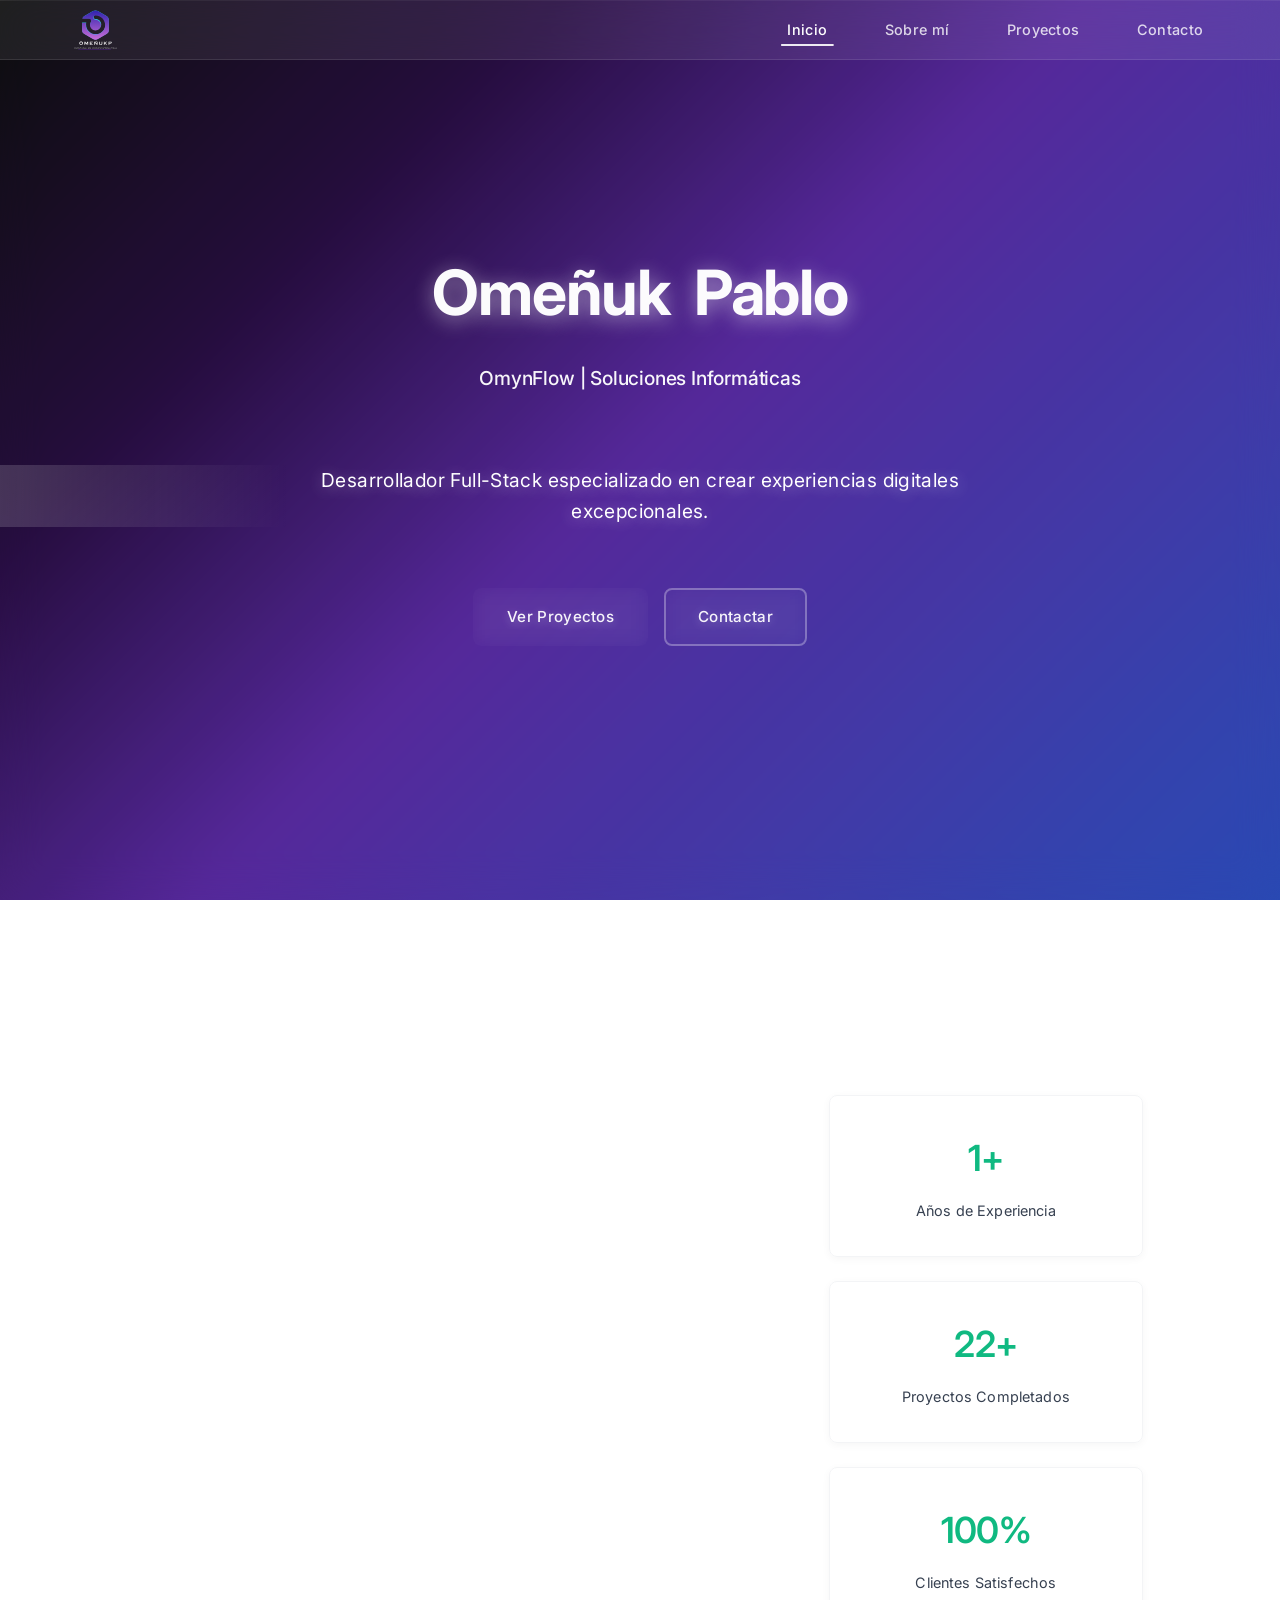
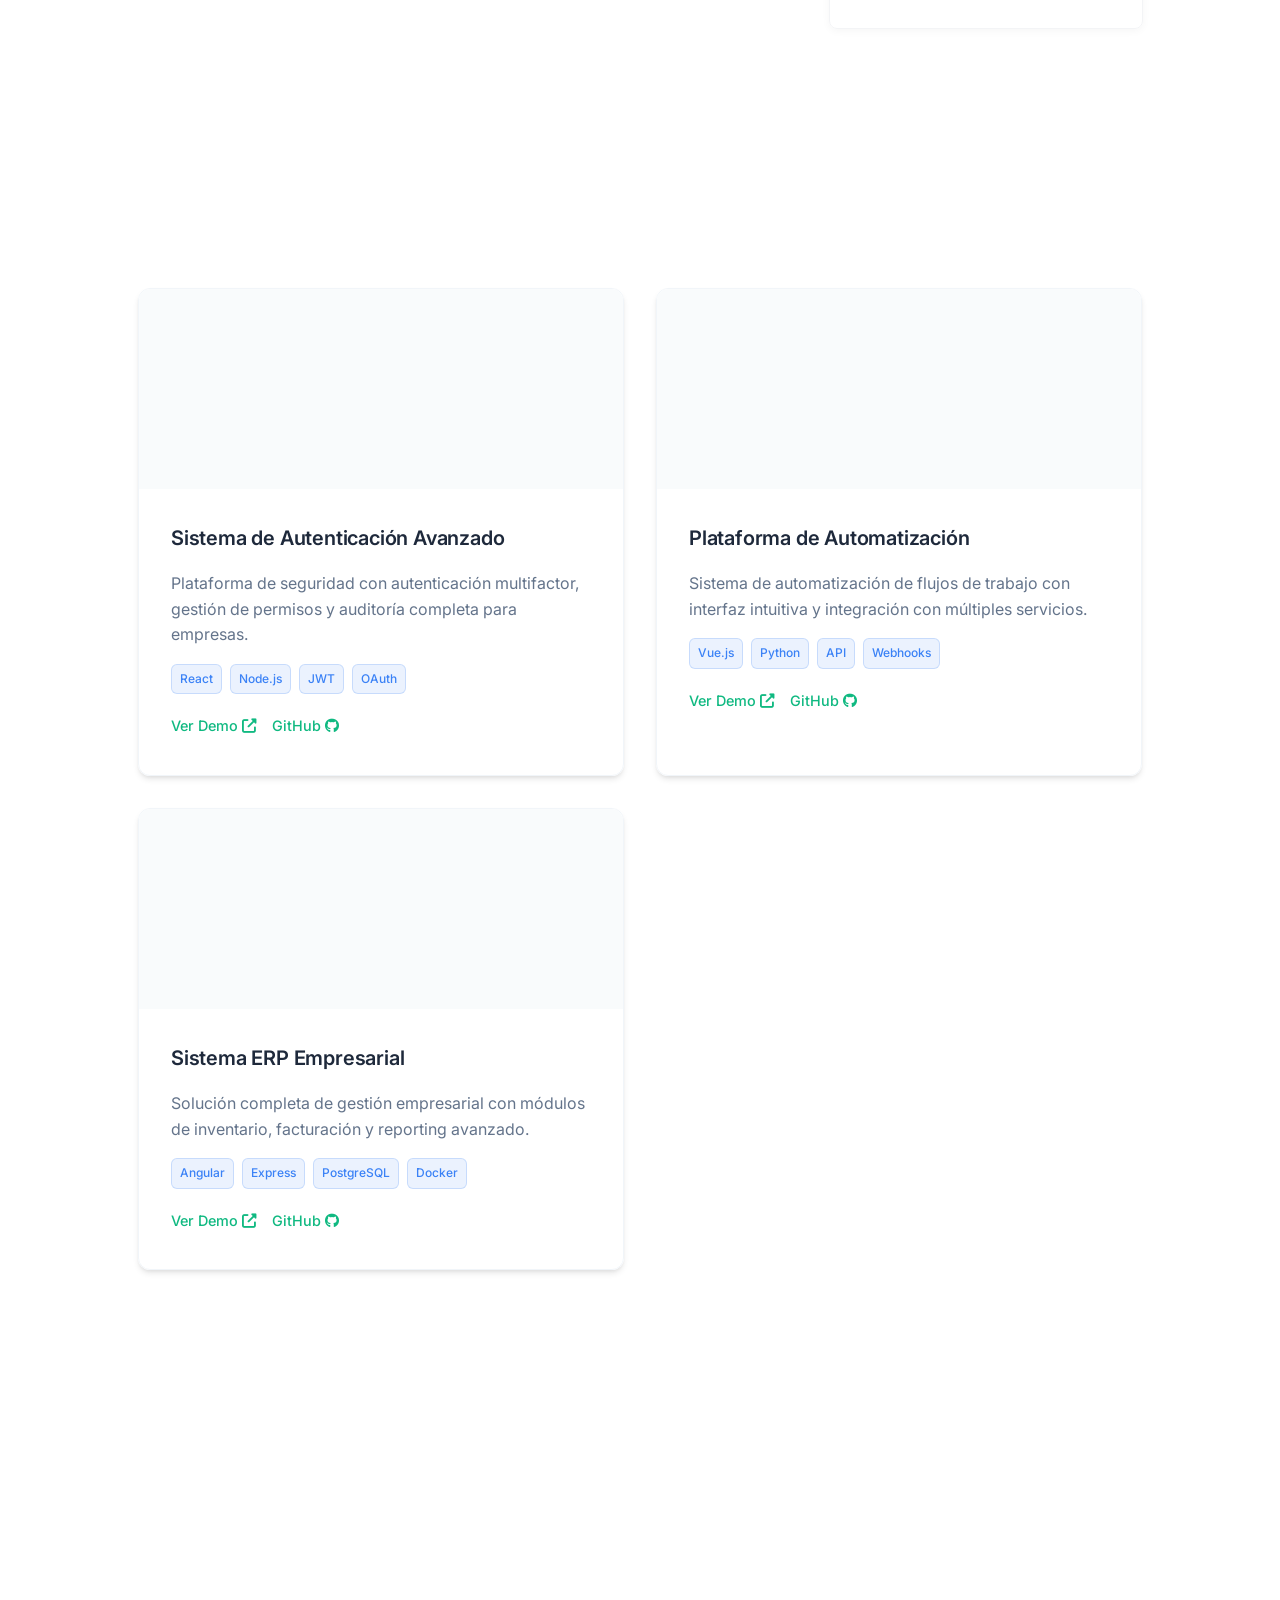
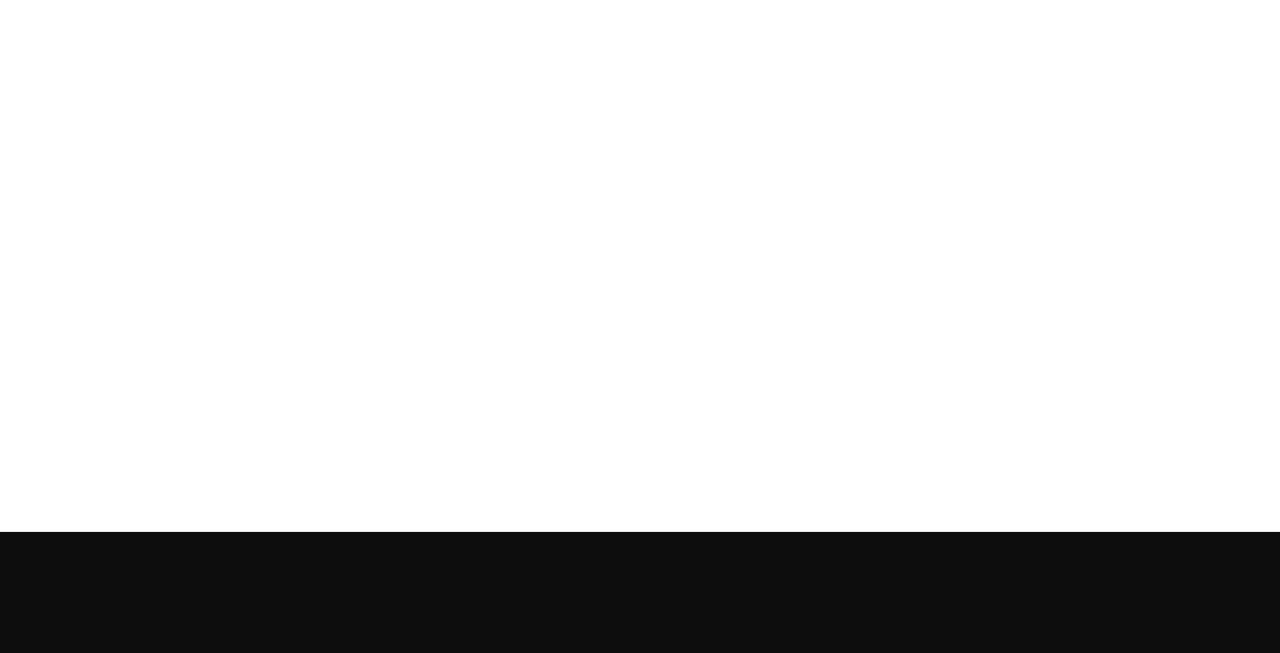
<file: index.html>
<!DOCTYPE html>
<html lang="es">
<head>
    <meta charset="UTF-8">
    <meta name="viewport" content="width=device-width, initial-scale=1.0">
    <title>OmenukP - Portfolio</title>
    <link rel="icon" href="static/img/favicon.png" type="image/x-icon">
    <link rel="shortcut icon" href="static/img/favicon.png" type="image/x-icon">
    
    <!-- Nuevas líneas para favicons y web manifest -->
    <link rel="icon" href="/favicon.ico" sizes="32x32">
    <link rel="icon" href="/genfavicon-32.png" sizes="32x32">
    <link rel="icon" href="/genfavicon-16.png" sizes="16x16">
    <link rel="apple-touch-icon" href="/apple-touch-icon-57x57.png" sizes="57x57">
    <link rel="apple-touch-icon" href="/apple-touch-icon-114x114.png" sizes="114x114">
    <link rel="apple-touch-icon" href="/apple-touch-icon-120x120.png" sizes="120x120">
    <link rel="apple-touch-icon" href="/apple-touch-icon-180x180.png" sizes="180x180">
    <link rel="manifest" href="/site.webmanifest">

    <link rel="stylesheet" href="static/css/style.css">
    <link rel="stylesheet" href="https://cdnjs.cloudflare.com/ajax/libs/font-awesome/6.4.0/css/all.min.css">
    <link href="https://fonts.googleapis.com/css2?family=Inter:wght@300;400;500;600;700&family=Playfair+Display:wght@400;500;700&display=swap" rel="stylesheet">
</head>
<body>
    <!-- Fondo dinámico violeta-azul fijo -->
    <div class="dynamic-background" id="dynamicBg"></div>

    <header>
        <nav class="navbar">
            <div class="logo">
                <a href="#">
                    <img src="static/img/logo.svg" alt="OmeñukP Logo" class="nav-logo">
                </a>
            </div>
            <ul class="nav-links">
                <li><a href="#home" class="active">Inicio</a></li>
                <li><a href="#about">Sobre mí</a></li>
                <li><a href="#projects">Proyectos</a></li>
                <li><a href="#contact">Contacto</a></li>
            </ul>
            <div class="burger">
                <div></div>
                <div></div>
                <div></div>
            </div>
        </nav>
    </header>

    <main>
        <!-- Sección Hero con glass effect pantalla completa -->
        <section id="home" class="hero">
            <div class="hero-content">
                <!-- Nombre fijo sin movimiento ni cambio de tipografía -->
                <div class="tech-name-container">
                    <div class="name-3d-wrapper">
                        <div id="nameContainer" class="name-container">
                            <!-- Solo versión fija -->
                            <div class="name-fixed-version">
                                <div class="name-wrapper">
                                    <div class="names-group">
                                        <div class="first-name-fixed">Omeñuk</div>
                                        <div class="last-name-fixed">Pablo</div>
                                    </div>
                                    <div class="slogan-wrapper">
                                        <div class="slogan">OmynFlow | Soluciones Informáticas</div>
                                    </div>
                                </div>
                            </div>
                        </div>
                    </div>
                </div>
                
                <!-- Efecto typewriter -->
                <div class="modern-text-container">
                    <div class="modern-text" id="modernText"></div>
                </div>
                
                <!-- Botones de acción -->
                <div class="cta-buttons">
                    <a href="#projects" class="btn primary-btn">Ver Proyectos</a>
                    <a href="#contact" class="btn secondary-btn">Contactar</a>
                </div>
            </div>
        </section>

        <!-- Sección Sobre Mí -->
        <section id="about" class="section">
            <div class="container">
                <h2 class="section-title">Sobre Mí</h2>
                <div class="about-content">
                    <div class="about-text">
                        <div class="about-paragraphs">
                            <p>Soy un desarrollador orientado a resultados, apasionado por transformar ideas en soluciones digitales que potencian negocios. Desarrollo software a medida, sitios web y sistemas personalizados que integran tecnología, diseño y estrategia.</p>
                            <p>Mi objetivo es crear proyectos funcionales, seguros y escalables, donde la tecnología sea una verdadera aliada para crecer y destacar.</p>
                        </div>
                        
                        <div class="skills">
                            <h3>Especialidades</h3>
                            <div class="skill-tags">
                                <span class="skill-tag animate-element">Python</span>
                                <span class="skill-tag animate-element">Desarrollo Web</span>
                                <span class="skill-tag animate-element">Facturación Electrónica</span>
                                <span class="skill-tag animate-element">Control de Inventario</span>
                                <span class="skill-tag animate-element">Automatización</span>
                                <span class="skill-tag animate-element">Bases de Datos</span>
                                <span class="skill-tag animate-element">APIs y Conectividad</span>
                                <span class="skill-tag animate-element">Ciberseguridad</span>
                            </div>
                        </div>

                    </div>
                    
                    <!-- Las estadísticas deben estar FUERA de about-text -->
                    <div class="about-stats">
                        <div class="stat animate-element">
                            <span class="stat-number">1+</span>
                            <span class="stat-title">Años de Experiencia</span>
                        </div>
                        <div class="stat animate-element">
                            <span class="stat-number">22+</span>
                            <span class="stat-title">Proyectos Completados</span>
                        </div>
                        <div class="stat animate-element">
                            <span class="stat-number">100%</span>
                            <span class="stat-title">Clientes Satisfechos</span>
                        </div>
                    </div>
                </div>
            </div>
        </section>

        <!-- Sección de Proyectos -->
        <section id="projects" class="section">
            <div class="container">
                <h2 class="section-title">Mis Proyectos</h2>
                <div class="projects-grid">
                    <div class="project-card animate-element">
                        <div class="project-image">
                            <span>Sistema de Seguridad</span>
                        </div>
                        <div class="project-info">
                            <h3 class="project-title">Sistema de Autenticación Avanzado</h3>
                            <p class="project-description">Plataforma de seguridad con autenticación multifactor, gestión de permisos y auditoría completa para empresas.</p>
                            <div class="project-tags">
                                <span class="project-tag">React</span>
                                <span class="project-tag">Node.js</span>
                                <span class="project-tag">JWT</span>
                                <span class="project-tag">OAuth</span>
                            </div>
                            <div class="project-links">
                                <a href="#" target="_blank" class="project-link">Ver Demo <i class="fas fa-external-link-alt"></i></a>
                                <a href="#" target="_blank" class="project-link">GitHub <i class="fab fa-github"></i></a>
                            </div>
                        </div>
                    </div>
                    
                    <div class="project-card animate-element">
                        <div class="project-image">
                            <span>Automatización</span>
                        </div>
                        <div class="project-info">
                            <h3 class="project-title">Plataforma de Automatización</h3>
                            <p class="project-description">Sistema de automatización de flujos de trabajo con interfaz intuitiva y integración con múltiples servicios.</p>
                            <div class="project-tags">
                                <span class="project-tag">Vue.js</span>
                                <span class="project-tag">Python</span>
                                <span class="project-tag">API</span>
                                <span class="project-tag">Webhooks</span>
                            </div>
                            <div class="project-links">
                                <a href="#" target="_blank" class="project-link">Ver Demo <i class="fas fa-external-link-alt"></i></a>
                                <a href="#" target="_blank" class="project-link">GitHub <i class="fab fa-github"></i></a>
                            </div>
                        </div>
                    </div>
                    
                    <div class="project-card animate-element">
                        <div class="project-image">
                            <span>ERP System</span>
                        </div>
                        <div class="project-info">
                            <h3 class="project-title">Sistema ERP Empresarial</h3>
                            <p class="project-description">Solución completa de gestión empresarial con módulos de inventario, facturación y reporting avanzado.</p>
                            <div class="project-tags">
                                <span class="project-tag">Angular</span>
                                <span class="project-tag">Express</span>
                                <span class="project-tag">PostgreSQL</span>
                                <span class="project-tag">Docker</span>
                            </div>
                            <div class="project-links">
                                <a href="#" target="_blank" class="project-link">Ver Demo <i class="fas fa-external-link-alt"></i></a>
                                <a href="#" target="_blank" class="project-link">GitHub <i class="fab fa-github"></i></a>
                            </div>
                        </div>
                    </div>
                </div>
            </div>
        </section>

        <!-- Sección de Contacto -->
        <section id="contact" class="section">
            <div class="container">
                <h2 class="section-title">Contacto</h2>
                <div class="contact-content">
                    <div class="contact-info">
                        <div class="contact-item animate-element">
                            <i class="fas fa-envelope"></i>
                            <a href="mailto:info@omenukp.com">info@omenukp.com</a>
                        </div>
                        <div class="contact-item animate-element">
                            <i class="fas fa-phone"></i>
                            <p>+549 1162212509</p>
                        </div>
                    </div>
                    <form class="contact-form">
                        <div class="form-group">
                            <label for="name">Nombre</label>
                            <input type="text" id="name" name="name" required>
                        </div>
                        <div class="form-group">
                            <label for="email">Email</label>
                            <input type="email" id="email" name="email" required>
                        </div>
                        <div class="form-group">
                            <label for="message">Mensaje</label>
                            <textarea id="message" name="message" rows="5" required></textarea>
                        </div>
                        <button type="submit" class="btn primary-btn">Enviar Mensaje</button>
                    </form>
                </div>
            </div>
        </section>
    </main>

    <footer>
        <div class="footer-content">
            <p>&copy; 2025 Omeñuk Pablo. Todos los derechos reservados.</p>
            <p>Diseñado con <span class="heart">♥</span> y atención al detalle</p>
        </div>
    </footer>

    <!-- JavaScript principal -->
    <script src="static/js/script.js"></script>
</body>
</html>
</file>
<file: static/css/style.css>
/* === FUENTES === */
@import url('https://fonts.googleapis.com/css2?family=Inter:wght@300;400;500;600;700&family=Playfair+Display:wght@400;500;700&display=swap');

/* === VARIABLES === */
:root {
  --primary-color: #0F172A;
  --secondary-color: #64748B;
  --accent-color: #10B981;
  --accent-hover: #059669;
  --text-primary: #1E293B;
  --text-secondary: #64748B;
  --text-muted: #94A3B8;
  --background: #FFFFFF;
  --surface: #F8FAFC;
  --surface-elevated: #FFFFFF;
  --border: #E2E8F0;
  --border-light: #F1F5F9;
  --gradient-bg: linear-gradient(135deg, #000000 0%, #1a0033 25%, #4c1d95 50%, #3730a3 75%, #1e40af 100%);
  --shadow-sm: 0 1px 2px 0 rgba(0, 0, 0, 0.05);
  --shadow-md: 0 4px 6px -1px rgba(0, 0, 0, 0.1), 0 2px 4px -1px rgba(0, 0, 0, 0.06);
  --shadow-lg: 0 10px 15px -3px rgba(0, 0, 0, 0.1), 0 4px 6px -2px rgba(0, 0, 0, 0.05);
  --shadow-xl: 0 20px 25px -5px rgba(0, 0, 0, 0.1), 0 10px 10px -5px rgba(0, 0, 0, 0.04);
  --transition-fast: all 0.15s ease;
  --transition-normal: all 0.3s cubic-bezier(0.4, 0, 0.2, 1);
  --transition-slow: all 0.5s cubic-bezier(0.4, 0, 0.2, 1);
  --space-xs: 0.25rem;
  --space-sm: 0.5rem;
  --space-md: 1rem;
  --space-lg: 1.5rem;
  --space-xl: 2rem;
  --space-2xl: 3rem;
  --space-3xl: 4rem;
  --radius-sm: 0.375rem;
  --radius-md: 0.5rem;
  --radius-lg: 0.75rem;
  --radius-xl: 1rem;
}

/* === BASE === */
* { margin: 0; padding: 0; box-sizing: border-box; }
html { scroll-behavior: smooth; font-size: 16px; }
body {
  font-family: 'Inter', -apple-system, BlinkMacSystemFont, 'Segoe UI', sans-serif;
  color: var(--text-primary);
  background: var(--background);
  line-height: 1.7;
  overflow-x: hidden;
  -webkit-font-smoothing: antialiased;
  -moz-osx-font-smoothing: grayscale;
}

::selection {
  background-color: rgba(16, 185, 129, 0.2);
  color: var(--primary-color);
}
::-moz-selection {
  background-color: rgba(16, 185, 129, 0.2);
  color: var(--primary-color);
}

::-webkit-scrollbar {
  width: 8px;
}
::-webkit-scrollbar-track {
  background: var(--surface);
}
::-webkit-scrollbar-thumb {
  background: var(--border);
  border-radius: 4px;
}
::-webkit-scrollbar-thumb:hover {
  background: var(--secondary-color);
}

a {
  text-decoration: none;
  color: inherit;
  transition: var(--transition-normal);
}
ul { list-style: none; }
img { max-width: 100%; height: auto; }
button {
  cursor: pointer;
  border: none;
  background: none;
  font-family: inherit;
}

.container {
  width: 90%;
  max-width: 1200px;
  margin: 0 auto;
  padding: 0 var(--space-md);
}
section {
  padding: var(--space-3xl) 0;
  scroll-margin-top: 70px;
}

.section-title {
  font-size: clamp(2rem, 5vw, 3rem);
  font-weight: 600;
  margin-bottom: var(--space-2xl);
  text-align: center;
  position: relative;
  color: var(--text-primary);
  letter-spacing: -0.02em;
}
.section-title::after {
  content: '';
  position: absolute;
  width: 60px;
  height: 3px;
  background: linear-gradient(90deg, #6366f1, #8b5cf6);
  bottom: -12px;
  left: 50%;
  transform: translateX(-50%);
  border-radius: var(--radius-sm);
}

.dynamic-background {
  position: fixed;
  top: 0;
  left: 0;
  width: 100%;
  height: 100%;
  z-index: -2;
  background: var(--gradient-bg);
}

.navbar {
  display: flex;
  justify-content: space-between;
  align-items: center;
  padding: 0.75rem 5%;
  background: rgba(255, 255, 255, 0.08);
  backdrop-filter: blur(20px);
  -webkit-backdrop-filter: blur(20px);
  border-bottom: 1px solid rgba(255, 255, 255, 0.1);
  position: fixed;
  top: 0;
  left: 0;
  right: 0;
  z-index: 1000;
  transition: var(--transition-normal);
  height: 60px;
}
.navbar.scrolled {
  background: rgba(255, 255, 255, 0.12);
  box-shadow: var(--shadow-lg);
}

.logo {
  display: flex;
  align-items: center;
  height: 100%;
}
.logo a {
  font-size: 1.1rem;
  font-weight: 700;
  color: rgba(255, 255, 255, 0.95);
  letter-spacing: -0.02em;
  transition: var(--transition-normal);
  text-shadow: 0 2px 10px rgba(255, 255, 255, 0.3);
  display: flex;
  align-items: center;
}
.logo a:hover {
  color: rgba(255, 255, 255, 1);
  transform: translateY(-1px);
}
.nav-logo {
  height: 50px;
  width: auto;
  vertical-align: middle;
  transition: var(--transition-normal);
}
.logo a:hover .nav-logo {
  transform: scale(1.05);
}

.nav-links {
  display: flex;
  list-style: none;
  gap: var(--space-xl);
  align-items: center;
}
.nav-links a {
  color: rgba(255, 255, 255, 0.8);
  text-decoration: none;
  font-weight: 500;
  font-size: 0.9rem;
  position: relative;
  padding: 0.4rem 0.8rem;
  border-radius: var(--radius-md);
  transition: var(--transition-normal);
  letter-spacing: 0.02em;
  background: transparent;
}
.nav-links a::after {
  content: '';
  position: absolute;
  width: 0;
  height: 2px;
  bottom: -2px;
  left: 50%;
  background: rgba(255, 255, 255, 0.9);
  transition: var(--transition-normal);
  transform: translateX(-50%);
  border-radius: 1px;
}
.nav-links a:hover,
.nav-links a.active {
  color: rgba(255, 255, 255, 1);
  background: transparent;
}
.nav-links a:hover::after,
.nav-links a.active::after {
  width: 80%;
}

.burger {
  display: none;
  flex-direction: column;
  cursor: pointer;
  gap: 3px;
}
.burger div {
  width: 22px;
  height: 2px;
  background: rgba(255, 255, 255, 0.9);
  transition: var(--transition-normal);
  border-radius: 1px;
}
.burger.active div:nth-child(1) {
  transform: rotate(45deg) translate(6px, 6px);
}
.burger.active div:nth-child(2) {
  opacity: 0;
}
.burger.active div:nth-child(3) {
  transform: rotate(-45deg) translate(6px, -6px);
}

.hero {
  display: flex;
  flex-direction: column;
  align-items: center;
  justify-content: center;
  min-height: 100vh;
  width: 100vw;
  padding: 0;
  text-align: center;
  position: relative;
  overflow: hidden;
  margin-left: calc(-50vw + 50%);
}
.hero-content {
  width: 100vw;
  min-height: 100vh;
  background: rgba(255, 255, 255, 0.05);
  backdrop-filter: blur(20px);
  -webkit-backdrop-filter: blur(20px);
  border: none;
  padding: var(--space-3xl) var(--space-xl);
  position: relative;
  overflow: hidden;
  display: flex;
  flex-direction: column;
  justify-content: center;
  align-items: center;
  box-shadow: inset 0 1px 0 rgba(255, 255, 255, 0.1);
}
.hero-content::before {
  content: '';
  position: absolute;
  top: 0;
  left: -100%;
  width: 100%;
  height: 100%;
  background: linear-gradient(90deg, transparent, rgba(255, 255, 255, 0.05), transparent);
  animation: shimmer 6s infinite;
}

.tech-name-container {
  position: relative;
  width: 100%;
  height: 190px;
  margin-bottom: var(--space-lg);
  display: flex;
  justify-content: center;
  align-items: center;
}

.name-wrapper {
  display: flex;
  flex-direction: column;
  align-items: center;
  gap: var(--space-md);
}
.names-group {
  display: flex;
  align-items: center;
  gap: var(--space-lg);
  justify-content: center;
  margin-bottom: 0;
}
.first-name-fixed,
.last-name-fixed {
  font-family: 'Inter', sans-serif;
  font-weight: 700;
  font-size: clamp(2.8rem, 6vw, 3.9rem);
  letter-spacing: -0.02em;
  color: rgba(255, 255, 255, 0.98);
  text-shadow: 0 4px 20px rgba(255, 255, 255, 0.5);
}

.slogan-wrapper {
  width: 100%;
  display: flex;
  justify-content: center;
  margin: 0;
}
.slogan {
  font-family: 'Inter', sans-serif;
  font-weight: 500;
  font-size: clamp(1.2rem, 2vw, 1.2rem);
  letter-spacing: -0.01em;
  color: rgba(255, 255, 255, 0.959);
  text-align: center;
  transition: var(--transition-normal);
  background: none !important;
  backdrop-filter: none !important;
  padding: 0 !important;
  border: none !important;
  border-radius: 0 !important;
}
.slogan:hover {
  color: rgba(255, 255, 255, 0.95);
  transform: translateY(-1px);
  background: none !important;
  border: none !important;
}
.slogan::before,
.slogan::after {
  display: none !important;
}

.tech-tag {
  display: none !important;
}

.modern-text-container {
  height: 120px;
  display: flex;
  align-items: center;
  justify-content: center;
  margin-bottom: var(--space-xl);
  position: relative;
}
.modern-text {
  font-size: 1.2rem;
  color: #ffffff;
  line-height: 1.6;
  font-weight: 400;
  max-width: 90%;
  text-align: center;
  letter-spacing: 0.02em;
  text-shadow: 0 2px 15px rgba(255, 255, 255, 0.4);
  opacity: 0;
  transform: translateY(30px);
  animation: modernTextReveal 2s ease-out forwards;
}
.modern-text .word {
  display: inline-block;
  opacity: 0;
  transform: translateY(20px);
  animation: wordReveal 0.8s ease-out forwards;
}
.modern-text::after {
  content: '';
  position: absolute;
  top: 0;
  left: -100%;
  width: 100%;
  height: 100%;
  background: linear-gradient(90deg, transparent, rgba(255, 255, 255, 0.2), transparent);
  animation: textShine 3s ease-in-out infinite;
  animation-delay: 2s;
}

.cta-buttons {
  display: flex;
  gap: var(--space-md);
  margin-bottom: var(--space-xl);
  justify-content: center;
  flex-wrap: wrap;
}
.btn {
  padding: 0.875rem 2rem;
  border-radius: var(--radius-md);
  text-decoration: none;
  font-weight: 500;
  font-size: 0.95rem;
  transition: var(--transition-normal);
  display: inline-flex;
  align-items: center;
  gap: var(--space-sm);
  border: 2px solid transparent;
  letter-spacing: 0.02em;
  position: relative;
  overflow: hidden;
  background: rgba(255, 255, 255, 0.08);
  backdrop-filter: blur(10px);
  color: rgba(255, 255, 255, 0.95);
  text-shadow: 0 2px 10px rgba(255, 255, 255, 0.3);
}
.btn::before {
  content: '';
  position: absolute;
  top: 0;
  left: -100%;
  width: 100%;
  height: 100%;
  background: linear-gradient(90deg, transparent, rgba(255, 255, 255, 0.2), transparent);
  transition: var(--transition-normal);
}
.btn:hover::before {
  left: 100%;
}
.primary-btn {
  background: rgba(16, 185, 129, 0);
  border-color: rgba(16, 185, 129, 0);
}
.primary-btn:hover {
  transform: translateY(-2px);
  box-shadow: var(--shadow-lg);
  background: rgba(16, 185, 129, 0);
  border-color: rgba(16, 185, 129, 0);
}
.secondary-btn {
  background: transparent;
  border-color: rgba(255, 255, 255, 0.3);
}
.secondary-btn:hover {
  background: rgba(255, 255, 255, 0.15);
  border-color: rgba(255, 255, 255, 0.5);
  transform: translateY(-2px);
  box-shadow: var(--shadow-md);
}

.social-links {
  display: flex;
  gap: var(--space-md);
  justify-content: center;
}
.social-links a {
  width: 48px;
  height: 48px;
  display: flex;
  align-items: center;
  justify-content: center;
  background: rgba(255, 255, 255, 0.08);
  backdrop-filter: blur(10px);
  color: rgba(255, 255, 255, 0.8);
  border-radius: 50%;
  transition: var(--transition-normal);
  font-size: 1.2rem;
  border: 1px solid rgba(255, 255, 255, 0.2);
}
.social-links a:hover {
  background: rgba(255, 255, 255, 0.15);
  color: rgba(255, 255, 255, 1);
  transform: translateY(-3px);
  box-shadow: var(--shadow-lg);
  border-color: rgba(255, 255, 255, 0.4);
}

.section {
  padding: var(--space-3xl) 5%;
  background: rgba(255, 255, 255, 0.9);
  backdrop-filter: blur(10px);
  position: relative;
  z-index: 1;
  border-top: 1px solid rgba(255, 255, 255, 0.2);
}

.about-content {
  display: grid;
  grid-template-columns: 2fr 1fr;
  gap: var(--space-3xl);
  max-width: 1200px;
  margin: 0 auto;
  align-items: start;
}
.about-text {
  position: relative;
  display: flex;
  flex-direction: column;
  gap: var(--space-xl);
}
.about-text p {
  font-size: 1.125rem;
  color: #000000;
  margin-bottom: var(--space-lg);
  line-height: 1.8;
  font-weight: 300;
  font-family: 'Inter', -apple-system, BlinkMacSystemFont, 'Segoe UI', sans-serif;
  letter-spacing: 0.01em;
}
.about-text p:first-child {
  font-size: 1.2rem;
  font-weight: 400;
  margin-bottom: 1.5rem;
}
.about-text p:last-of-type {
  margin-bottom: 0;
}
.skills {
  padding: var(--space-xl);
  background: rgba(255, 255, 255, 0.8);
  border-radius: var(--radius-lg);
  border: 1px solid #e5e7eb;
  margin: 0;
}
.skills h3 {
  font-size: 1.25rem;
  font-weight: 500;
  margin-bottom: var(--space-md);
  color: #000000;
  letter-spacing: -0.01em;
  font-family: 'Inter', sans-serif;
}
.skill-tags {
  display: flex;
  flex-wrap: wrap;
  gap: var(--space-sm);
  margin-bottom: 0;
}
.skill-tag {
  padding: var(--space-sm) var(--space-md);
  background: rgba(16, 185, 129, 0.08);
  color: #065f46;
  border-radius: var(--radius-sm);
  font-size: 0.875rem;
  font-weight: 400;
  font-family: 'Inter', sans-serif;
  border: 1px solid rgba(16, 185, 129, 0.15);
  transition: var(--transition-normal);
  letter-spacing: 0.01em;
}
.skill-tag:hover {
  background: rgba(16, 185, 129, 0.12);
  color: #047857;
  transform: translateY(-1px);
  border-color: rgba(16, 185, 129, 0.25);
}
.about-text .btn {
  background: transparent;
  color: #000000;
  border: 1.5px solid #000000;
  font-weight: 400;
  font-family: 'Inter', sans-serif;
  letter-spacing: 0.02em;
  padding: 0.75rem 1.5rem;
  width: fit-content;
}
.about-text .btn:hover {
  background: #000000;
  color: #ffffff;
  transform: translateY(-1px);
  box-shadow: 0 4px 12px rgba(0, 0, 0, 0.15);
}
.about-stats {
  display: flex;
  flex-direction: column;
  gap: var(--space-lg);
  height: fit-content;
}
.stat {
  text-align: center;
  padding: var(--space-xl);
  background: rgba(255, 255, 255, 0.9);
  border-radius: var(--radius-md);
  box-shadow: 0 2px 8px rgba(0, 0, 0, 0.04);
  transition: var(--transition-normal);
  border: 1px solid #f3f4f6;
}
.stat:hover {
  transform: translateY(-3px);
  box-shadow: 0 8px 25px rgba(0, 0, 0, 0.08);
}
.stat-number {
  display: block;
  font-size: 2.25rem;
  font-weight: 600;
  color: var(--accent-color);
  margin-bottom: var(--space-sm);
  letter-spacing: -0.02em;
  font-family: 'Inter', sans-serif;
}
.stat-title {
  color: #374151;
  font-weight: 400;
  font-size: 0.9rem;
  letter-spacing: 0.01em;
  font-family: 'Inter', sans-serif;
}

#about .section-title {
  color: #000000;
  font-weight: 500;
  font-family: 'Inter', sans-serif;
  letter-spacing: -0.02em;
}
#about .section-title::after {
  background: linear-gradient(90deg, #000000, #374151);
}

.projects-grid {
  display: grid;
  grid-template-columns: repeat(auto-fit, minmax(350px, 1fr));
  gap: var(--space-xl);
  max-width: 1200px;
  margin: 0 auto;
}
.project-card {
  background: rgba(255, 255, 255, 0.9);
  border-radius: var(--radius-lg);
  overflow: hidden;
  transition: var(--transition-normal);
  box-shadow: var(--shadow-md);
  border: 1px solid var(--border-light);
  position: relative;
}
.project-card::before {
  content: '';
  position: absolute;
  top: 0;
  left: 0;
  right: 0;
  height: 4px;
  background: linear-gradient(90deg, #6366f1, #8b5cf6);
  transform: scaleX(0);
  transition: var(--transition-normal);
}
.project-card:hover {
  transform: translateY(-8px);
  box-shadow: var(--shadow-xl);
}
.project-card:hover::before {
  transform: scaleX(1);
}
.project-image {
  height: 200px;
  background: rgba(248, 250, 252, 0.8);
  backdrop-filter: blur(10px);
  display: flex;
  align-items: center;
  justify-content: center;
  color: var(--text-secondary);
  font-weight: 500;
  font-size: 1.1rem;
  position: relative;
  overflow: hidden;
}
.project-image::before {
  content: '';
  position: absolute;
  top: 0;
  left: 0;
  right: 0;
  bottom: 0;
  background: linear-gradient(45deg, transparent 30%, rgba(16, 185, 129, 0.1) 50%, transparent 70%);
  transform: translateX(-100%);
  transition: var(--transition-slow);
}
.project-card:hover .project-image::before {
  transform: translateX(100%);
}
.project-info {
  padding: var(--space-xl);
}
.project-title {
  font-size: 1.25rem;
  font-weight: 600;
  margin-bottom: var(--space-md);
  color: var(--text-primary);
  letter-spacing: -0.01em;
}
.project-description {
  color: var(--text-secondary);
  margin-bottom: var(--space-md);
  line-height: 1.6;
  font-weight: 400;
}
.project-tags {
  display: flex;
  flex-wrap: wrap;
  gap: var(--space-sm);
  margin-bottom: var(--space-md);
}
.project-tag {
  padding: var(--space-xs) var(--space-sm);
  background: rgba(59, 130, 246, 0.1);
  color: #3B82F6;
  border-radius: var(--radius-sm);
  font-size: 0.75rem;
  font-weight: 500;
  border: 1px solid rgba(59, 130, 246, 0.2);
}
.project-links {
  display: flex;
  gap: var(--space-md);
}
.project-link {
  color: var(--accent-color);
  text-decoration: none;
  font-weight: 500;
  display: flex;
  align-items: center;
  gap: var(--space-xs);
  font-size: 0.9rem;
  transition: var(--transition-normal);
  padding: var(--space-xs) 0;
}
.project-link:hover {
  color: var(--accent-hover);
  transform: translateX(2px);
}

.contact-content {
  display: grid;
  grid-template-columns: 1fr 2fr;
  gap: var(--space-3xl);
  max-width: 1000px;
  margin: 0 auto;
}
.contact-info {
  display: flex;
  flex-direction: column;
  gap: var(--space-xl);
}
.contact-item {
  display: flex;
  align-items: center;
  gap: var(--space-md);
  font-size: 1.1rem;
  padding: var(--space-md);
  background: rgba(255, 255, 255, 0.5);
  border-radius: var(--radius-md);
  transition: var(--transition-normal);
}
.contact-item:hover {
  background: rgba(255, 255, 255, 0.8);
  transform: translateX(5px);
}
.contact-item i {
  width: 40px;
  height: 40px;
  border-radius: 50%;
  background: var(--accent-color);
  color: white;
  display: flex;
  align-items: center;
  justify-content: center;
  font-size: 1rem;
}
.contact-item a,
.contact-item p {
  color: var(--text-secondary);
  text-decoration: none;
  font-weight: 500;
}
.contact-item a:hover {
  color: var(--accent-color);
}
.contact-form {
  display: flex;
  flex-direction: column;
  gap: var(--space-lg);
  background: rgba(255, 255, 255, 0.8);
  padding: var(--space-xl);
  border-radius: var(--radius-lg);
  box-shadow: var(--shadow-lg);
  border: 1px solid var(--border-light);
}
.form-group {
  display: flex;
  flex-direction: column;
  gap: var(--space-sm);
}
.form-group label {
  font-weight: 500;
  color: var(--text-primary);
  font-size: 0.95rem;
  letter-spacing: 0.01em;
}
.form-group input,
.form-group textarea {
  padding: var(--space-md);
  background: rgba(255, 255, 255, 0.9);
  border: 2px solid var(--border);
  border-radius: var(--radius-md);
  font-family: inherit;
  font-size: 1rem;
  transition: var(--transition-normal);
  resize: none;
}
.form-group input:focus,
.form-group textarea:focus {
  outline: none;
  border-color: var(--accent-color);
  background: white;
  box-shadow: 0 0 0 3px rgba(16, 185, 129, 0.1);
}
.form-group textarea {
  min-height: 120px;
}

footer {
  background: rgba(0, 0, 0, 0.95);
  backdrop-filter: blur(10px);
  padding: var(--space-xl) 5%;
  text-align: center;
  border-top: 1px solid rgba(255, 255, 255, 0.1);
}
.footer-content {
  display: flex;
  flex-direction: column;
  gap: var(--space-sm);
  max-width: 600px;
  margin: 0 auto;
}
.footer-content p {
  color: rgba(255, 255, 255, 0.7);
  font-size: 0.9rem;
  font-weight: 400;
}
.heart {
  color: #EF4444;
  animation: heartbeat 2s ease-in-out infinite;
}

.scroll-progress {
  position: fixed;
  top: 0;
  left: 0;
  width: 0%;
  height: 3px;
  background: linear-gradient(90deg, #6366f1, #8b5cf6);
  z-index: 9999;
  transition: width 0.3s ease;
}

@keyframes shimmer {
  0% { left: -100%; }
  100% { left: 100%; }
}
@keyframes modernTextReveal {
  0% { opacity: 0; transform: translateY(30px); }
  100% { opacity: 1; transform: translateY(0); }
}
@keyframes wordReveal {
  0% { opacity: 0; transform: translateY(20px); }
  100% { opacity: 1; transform: translateY(0); }
}
@keyframes textShine {
  0% { left: -100%; }
  100% { left: 100%; }
}
@keyframes heartbeat {
  0%, 100% { transform: scale(1); }
  50% { transform: scale(1.1); }
}
@keyframes spin {
  0% { transform: translate(-50%, -50%) rotate(0deg); }
  100% { transform: translate(-50%, -50%) rotate(360deg); }
}

.loading {
  pointer-events: none;
  opacity: 0.6;
  position: relative;
}
.loading::after {
  content: '';
  position: absolute;
  top: 50%;
  left: 50%;
  width: 20px;
  height: 20px;
  border: 2px solid var(--border);
  border-top: 2px solid var(--accent-color);
  border-radius: 50%;
  animation: spin 1s linear infinite;
  transform: translate(-50%, -50%);
}

@media (prefers-reduced-motion: reduce) {
  * {
    animation-duration: 0.01ms !important;
    animation-iteration-count: 1 !important;
    transition-duration: 0.01ms !important;
  }
}
.btn:focus,
input:focus,
textarea:focus,
.nav-links a:focus {
  outline: 2px solid var(--accent-color);
  outline-offset: 2px;
}
.hero-content,
.project-card,
.stat {
  will-change: transform;
}

@media screen and (max-width: 1024px) {
  .about-content,
  .contact-content {
    grid-template-columns: 1fr;
    gap: var(--space-xl);
  }
  .about-stats {
    grid-template-columns: repeat(3, 1fr);
    flex-direction: row;
  }
}
@media screen and (max-width: 768px) {
  :root {
    --space-3xl: 3rem;
    --space-2xl: 2rem;
  }
  .navbar {
    padding: var(--space-md) 5%;
    height: 55px;
  }
  .nav-logo {
    height: 24px;
  }
  .logo a {
    font-size: 1rem;
  }
  .nav-links {
    position: absolute;
    right: 0;
    top: 100%;
    background: rgba(0, 0, 0, 0.95);
    backdrop-filter: blur(20px);
    width: 100%;
    flex-direction: column;
    padding: var(--space-xl) 0;
    transform: translateY(-100%);
    opacity: 0;
    visibility: hidden;
    transition: var(--transition-normal);
    border-top: 1px solid rgba(255, 255, 255, 0.1);
    box-shadow: var(--shadow-lg);
  }
  .nav-links.active {
    transform: translateY(0);
    opacity: 1;
    visibility: visible;
  }
  .nav-links a {
    color: rgba(255, 255, 255, 0.9);
    padding: var(--space-md) var(--space-lg);
    width: 100%;
    text-align: center;
  }
  .burger {
    display: flex;
  }
  .hero-content {
    padding: var(--space-2xl) var(--space-lg);
  }
  .cta-buttons {
    flex-direction: column;
    align-items: center;
  }
  .btn {
    width: 100%;
    max-width: 280px;
    justify-content: center;
  }
  .about-stats {
    grid-template-columns: 1fr;
    flex-direction: column;
  }
  .projects-grid {
    grid-template-columns: 1fr;
  }
  .contact-item {
    text-align: center;
    flex-direction: column;
    gap: var(--space-sm);
  }
  section {
    scroll-margin-top: 65px;
  }
}
@media screen and (max-width: 480px) {
  .container {
    padding: 0 var(--space-sm);
  }
  .hero-content {
    padding: var(--space-xl) var(--space-md);
  }
  .section {
    padding: var(--space-2xl) var(--space-md);
  }
  .tech-name-container {
    height: 120px;
    margin-top: -var(--space-xl);
    margin-bottom: var(--space-2xl);
  }
  .modern-text-container {
    height: 120px;
    margin-top: var(--space-2xl);
    margin-bottom: var(--space-xl);
  }
  .name-wrapper {
    gap: var(--space-sm);
  }
  .names-group {
    gap: 0;
    margin-bottom: var(--space-xs);
  }
  .slogan {
    font-size: clamp(0.85rem, 4vw, 1.1rem);
    margin-top: var(--space-xs);
    margin-bottom: 0;
  }
  .modern-text {
    font-size: 0.95rem;
    line-height: 1.5;
  }
  .contact-form {
    padding: var(--space-lg);
  }
  section {
    scroll-margin-top: 60px;
  }
}
@media screen and (max-width: 360px) {
  .tech-name-container {
    height: 85px;
    margin-top: -var(--space-2xl);
    margin-bottom: var(--space-3xl);
  }
  .modern-text-container {
    height: 100px;
    margin-top: var(--space-3xl);
  }
  .hero-content {
    padding-top: calc(var(--space-3xl) + 30px);
  }
  .slogan {
    font-size: 0.8rem;
  }
  .modern-text {
    font-size: 0.9rem;
  }
}
@media screen and (max-width: 768px) {
  .hero {
    padding-top: 60px;
  }
  .cta-buttons {
    margin-top: var(--space-2xl);
    margin-bottom: var(--space-xl);
  }
}
@media screen and (max-width: 480px) and (orientation: portrait) {
  .tech-name-container {
    margin-top: -var(--space-2xl);
  }
  .modern-text-container {
    margin-top: var(--space-3xl);
  }
}
/* === CORRECCIONES PARA EL NAVBAR === */

/* 1. Eliminar TODOS los bordes y líneas de los enlaces del menú */
.nav-links a {
  color: rgba(255, 255, 255, 0.8);
  text-decoration: none;
  font-weight: 500;
  font-size: 0.9rem;
  position: relative;
  padding: 0.4rem 0.8rem;
  border-radius: var(--radius-md);
  transition: var(--transition-normal);
  letter-spacing: 0.02em;
  background: transparent !important;
  border: none !important; /* Eliminar cualquier borde */
}

/* Eliminar completamente la línea inferior (::after) */
.nav-links a::after {
  display: none !important; /* Ocultar completamente la línea */
}

/* Hover y active SIN fondo NI líneas */
.nav-links a:hover,
.nav-links a.active {
  color: rgba(255, 255, 255, 1);
  background: transparent !important;
  border: none !important;
  /* Sin línea inferior */
}

/* 2. Cambiar color de letras a NEGRO cuando se hace scroll */
.navbar.scrolled .nav-links a {
  color: rgba(0, 0, 0, 0.8) !important; /* Negro con transparencia */
}

.navbar.scrolled .nav-links a:hover,
.navbar.scrolled .nav-links a.active {
  color: rgba(0, 0, 0, 1) !important; /* Negro completo en hover/active */
}

/* También cambiar el logo a negro al hacer scroll */
.navbar.scrolled .logo a {
  color: rgba(0, 0, 0, 0.9) !important;
  text-shadow: none; /* Quitar sombra blanca */
}

.navbar.scrolled .logo a:hover {
  color: rgba(0, 0, 0, 1) !important;
}

/* Burger menu también en negro al hacer scroll */
.navbar.scrolled .burger div {
  background: rgba(0, 0, 0, 0.9) !important;
}

/* === AJUSTES PARA MÓVIL === */
@media screen and (max-width: 768px) {
  /* Navegación móvil - mantener sin bordes ni líneas */
  .nav-links a {
    background: transparent !important;
    border: none !important;
  }
  
  .nav-links a:hover,
  .nav-links a.active {
    background: transparent !important;
    border: none !important;
  }
  
  /* Eliminar líneas en móvil también */
  .nav-links a::after {
    display: none !important;
  }
  
  /* En móvil, el menú desplegable mantiene texto blanco */
  .nav-links {
    background: rgba(0, 0, 0, 0.95);
  }
  
  .nav-links a {
    color: rgba(255, 255, 255, 0.9) !important;
  }
  
  .nav-links a:hover,
  .nav-links a.active {
    color: rgba(255, 255, 255, 1) !important;
  }
}

/* === CORRECCIONES FINALES PARA EL NAVBAR === */

/* 1. Volver a activar la línea inferior */
.nav-links a::after {
  content: '';
  position: absolute;
  width: 0;
  height: 2px;
  bottom: -2px;
  left: 50%;
  background: rgba(255, 255, 255, 0.9);
  transition: var(--transition-normal);
  transform: translateX(-50%);
  border-radius: 1px;
  display: block !important; /* Activar de nuevo la línea */
}

/* Mostrar línea en hover y active */
.nav-links a:hover::after,
.nav-links a.active::after {
  width: 80%;
}

/* 2. Línea negra cuando está scrolled */
.navbar.scrolled .nav-links a::after {
  background: rgba(0, 0, 0, 0.9) !important; /* Línea negra al hacer scroll */
}

/* 3. Estados de focus SIN borde verde - transparente */
.nav-links a:focus {
  outline: 2px solid transparent !important; /* Borde transparente */
  outline-offset: 2px;
  background: transparent !important;
  border: none !important;
}

/* Cuando está scrolled y en focus - también transparente */
.navbar.scrolled .nav-links a:focus {
  outline: 2px solid transparent !important; /* Borde transparente */
  color: rgba(0, 0, 0, 1) !important;
}

/* === MANTENER EL RESTO DE ESTILOS === */

/* Enlaces del menú - base */
.nav-links a {
  color: rgba(255, 255, 255, 0.8);
  text-decoration: none;
  font-weight: 500;
  font-size: 0.9rem;
  position: relative;
  padding: 0.4rem 0.8rem;
  border-radius: var(--radius-md);
  transition: var(--transition-normal);
  letter-spacing: 0.02em;
  background: transparent !important;
  border: none !important;
}

/* Hover y active SIN fondo */
.nav-links a:hover,
.nav-links a.active {
  color: rgba(255, 255, 255, 1);
  background: transparent !important;
  border: none !important;
}

/* Color negro cuando se hace scroll */
.navbar.scrolled .nav-links a {
  color: rgba(0, 0, 0, 0.8) !important;
}

.navbar.scrolled .nav-links a:hover,
.navbar.scrolled .nav-links a.active {
  color: rgba(0, 0, 0, 1) !important;
}

/* Logo también negro al hacer scroll */
.navbar.scrolled .logo a {
  color: rgba(0, 0, 0, 0.9) !important;
  text-shadow: none;
}

.navbar.scrolled .logo a:hover {
  color: rgba(0, 0, 0, 1) !important;
}

/* Burger menu negro al hacer scroll */
.navbar.scrolled .burger div {
  background: rgba(255, 255, 255, 0.9) !important;
}

/* === MÓVIL === */
@media screen and (max-width: 768px) {
  /* En móvil NO mostrar línea inferior */
  .nav-links a::after {
    display: none !important;
  }
  
  /* Navegación móvil mantiene estilos limpios */
  .nav-links a {
    background: transparent !important;
    border: none !important;
    color: rgba(255, 255, 255, 0.9) !important;
  }
  
  .nav-links a:hover,
  .nav-links a.active {
    background: transparent !important;
    border: none !important;
    color: rgba(255, 255, 255, 1) !important;
  }
  
  /* Focus en móvil también transparente */
  .nav-links a:focus {
    outline: 2px solid transparent !important;
  }
}
/* === CORRECCIÓN PARA MENÚ HAMBURGUESA EN MÓVIL === */

/* Menú hamburguesa con fondo blanco cuando se hace scroll en móvil */
@media screen and (max-width: 768px) {
  /* Cuando se hace scroll, el menú desplegable debe tener fondo blanco */
  .navbar.scrolled .nav-links {
    background: rgba(255, 255, 255, 0.95) !important; /* Fondo blanco */
    backdrop-filter: blur(20px);
    border-top: 1px solid rgba(0, 0, 0, 0.1); /* Borde negro sutil */
    box-shadow: var(--shadow-lg);
  }
  
  /* Texto negro en el menú blanco cuando se hace scroll */
  .navbar.scrolled .nav-links a {
    color: rgba(0, 0, 0, 0.8) !important; /* Texto negro */
  }
  
  .navbar.scrolled .nav-links a:hover,
  .navbar.scrolled .nav-links a.active {
    color: rgba(0, 0, 0, 1) !important; /* Texto negro completo en hover */
    background: rgba(0, 0, 0, 0.05) !important; /* Fondo gris muy sutil en hover */
  }
  
  /* Burger menu negro cuando se hace scroll (para mejor contraste) */
  .navbar.scrolled .burger div {
    background: rgba(0, 0, 0, 0.9) !important;
  }
  
  /* Mantener el menú original (sin scroll) con fondo oscuro */
  .navbar:not(.scrolled) .nav-links {
    background: rgba(0, 0, 0, 0.95) !important; /* Fondo oscuro original */
    border-top: 1px solid rgba(255, 255, 255, 0.1);
  }
  
  .navbar:not(.scrolled) .nav-links a {
    color: rgba(255, 255, 255, 0.9) !important; /* Texto blanco original */
  }
  
  .navbar:not(.scrolled) .nav-links a:hover,
  .navbar:not(.scrolled) .nav-links a.active {
    color: rgba(255, 255, 255, 1) !important;
    background: rgba(255, 255, 255, 0.1) !important;
  }
  
  /* Burger menu blanco en estado normal */
  .navbar:not(.scrolled) .burger div {
    background: rgba(255, 255, 255, 0.9) !important;
  }
}

/* === ASEGURAR CONSISTENCIA EN ESCRITORIO === */

/* En escritorio mantener el comportamiento actual */
@media screen and (min-width: 769px) {
  /* Línea inferior visible en escritorio */
  .nav-links a::after {
    display: block !important;
  }
  
  /* Color blanco normal */
  .nav-links a {
    color: rgba(255, 255, 255, 0.8);
  }
  
  .nav-links a:hover,
  .nav-links a.active {
    color: rgba(255, 255, 255, 1);
  }
  
  /* Color negro cuando se hace scroll en escritorio */
  .navbar.scrolled .nav-links a {
    color: rgba(0, 0, 0, 0.8) !important;
  }
  
  .navbar.scrolled .nav-links a:hover,
  .navbar.scrolled .nav-links a.active {
    color: rgba(0, 0, 0, 1) !important;
  }
  
  .navbar.scrolled .nav-links a::after {
    background: rgba(0, 0, 0, 0.9) !important;
  }
}

/* === TRANSICIONES SUAVES PARA EL CAMBIO === */
@media screen and (max-width: 768px) {
  .nav-links {
    transition: background-color 0.3s ease, border-color 0.3s ease !important;
  }
  
  .nav-links a {
    transition: color 0.3s ease, background-color 0.2s ease !important;
  }
}
/* === CORRECCIÓN PARA ESPACIADO DE NOMBRES EN MÓVIL === */

@media screen and (max-width: 480px) {
  .container {
    padding: 0 var(--space-sm);
  }
  .hero-content {
    padding: var(--space-xl) var(--space-md);
  }
  .section {
    padding: var(--space-2xl) var(--space-md);
  }
  .tech-name-container {
    height: 120px;
    margin-top: -var(--space-xl);
    margin-bottom: var(--space-2xl);
  }
  .modern-text-container {
    height: 120px;
    margin-top: var(--space-2xl);
    margin-bottom: var(--space-xl);
  }
  .name-wrapper {
    gap: var(--space-sm);
  }
  
  /* CORRECCIÓN: Cambiar gap de 0 a var(--space-sm) para separar los nombres */
  .names-group {
    gap: var(--space-sm); /* Cambio de gap: 0 a gap: var(--space-sm) */
    margin-bottom: var(--space-xs);
  }
  
  .slogan {
    font-size: clamp(0.85rem, 4vw, 1.1rem);
    margin-top: var(--space-xs);
    margin-bottom: 0;
  }
  .modern-text {
    font-size: 0.95rem;
    line-height: 1.5;
  }
  .contact-form {
    padding: var(--space-lg);
  }
  section {
    scroll-margin-top: 60px;
  }
}

/* === AJUSTE ADICIONAL PARA MÓVILES MUY PEQUEÑOS === */
@media screen and (max-width: 360px) {
  .tech-name-container {
    height: 85px;
    margin-top: -var(--space-2xl);
    margin-bottom: var(--space-3xl);
  }
  .modern-text-container {
    height: 100px;
    margin-top: var(--space-3xl);
  }
  .hero-content {
    padding-top: calc(var(--space-3xl) + 30px);
  }
  
  /* Mantener separación en móviles extra pequeños también */
  .names-group {
    gap: var(--space-xs); /* Espacio más pequeño pero visible */
  }
  
  .slogan {
    font-size: 0.8rem;
  }
  .modern-text {
    font-size: 0.9rem;
  }
}

/* === MANTENER COMPORTAMIENTO PARA TABLETS === */
@media screen and (max-width: 768px) and (min-width: 481px) {
  .names-group {
    flex-direction: column;
    gap: var(--space-sm); /* Asegurar que mantenga separación en tablets */
    margin-bottom: var(--space-md);
  }
}
</file>
